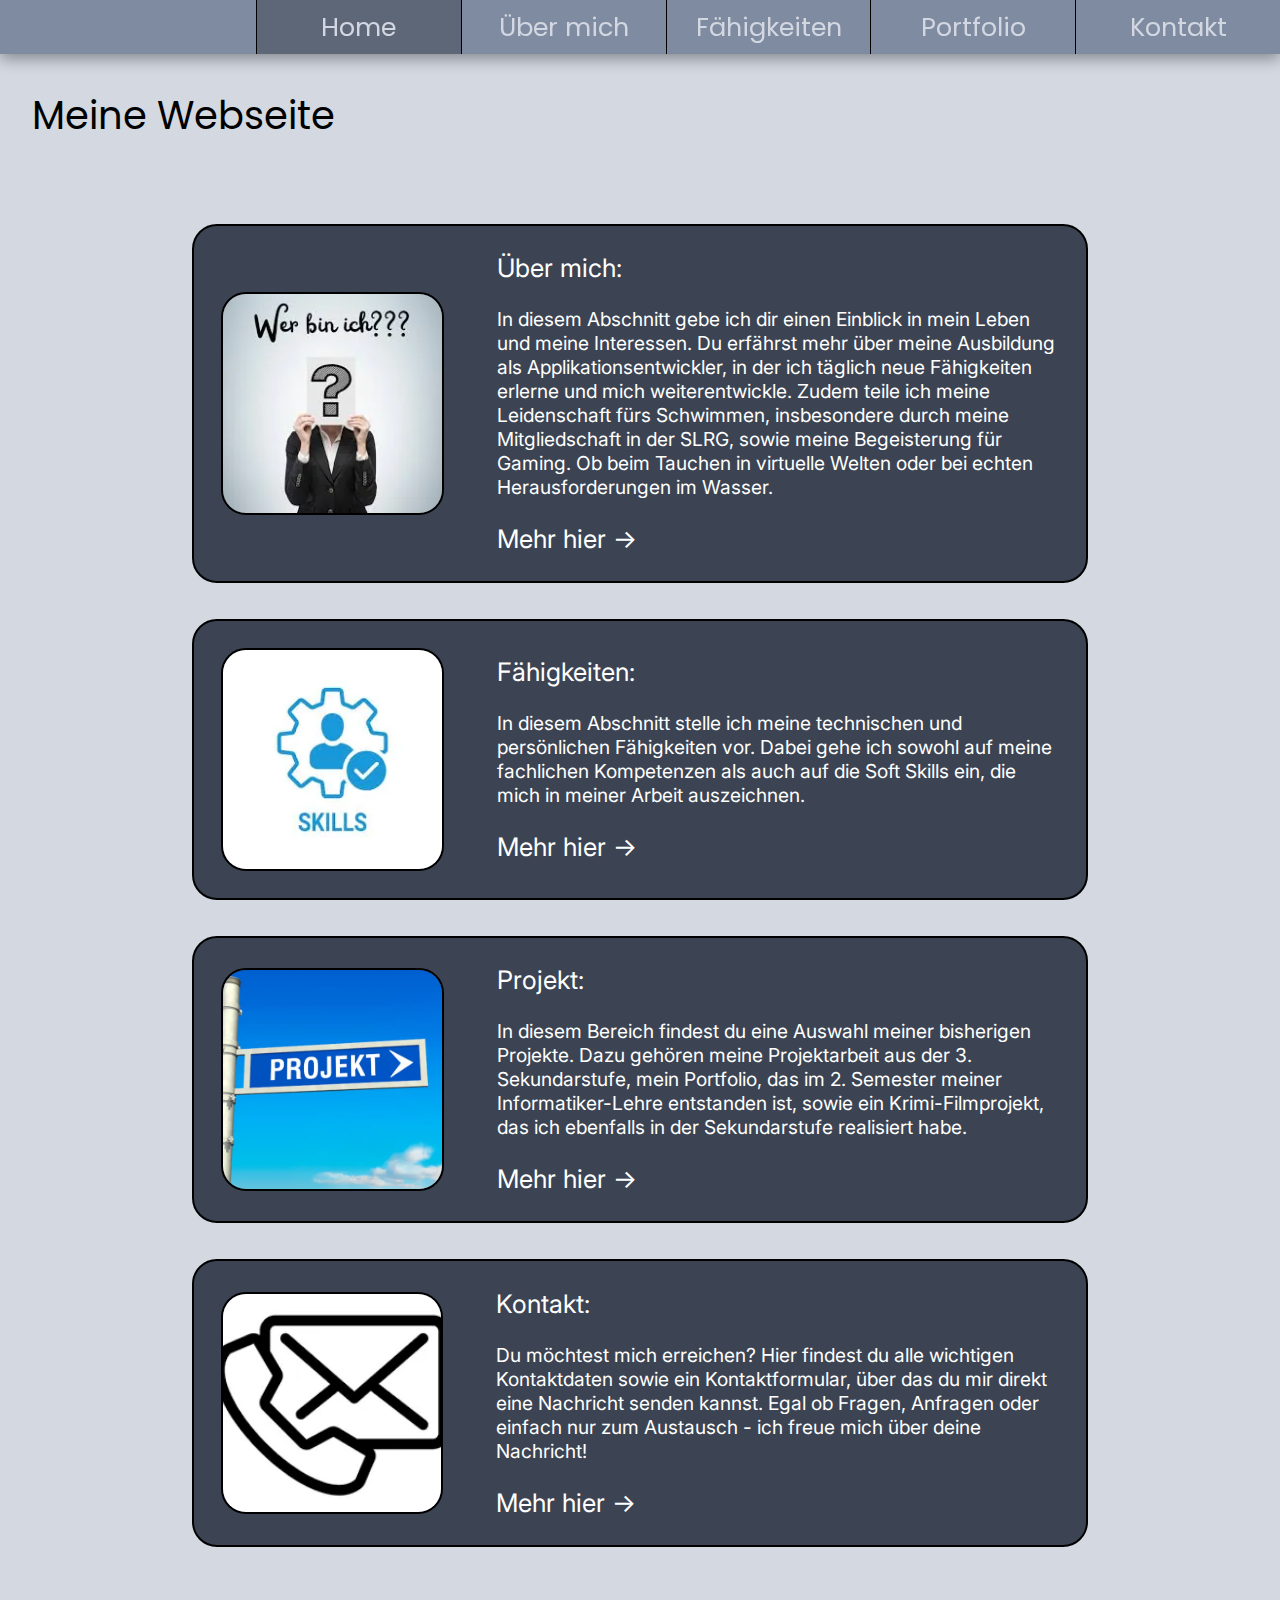
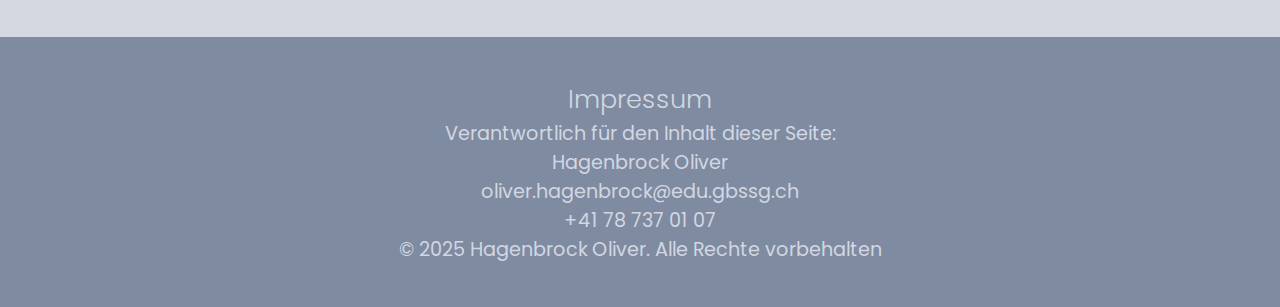
<file: index.html>
<!DOCTYPE html>
<html lang="en">

<head>
    <meta charset="UTF-8">
    <meta name="viewport" content="width=device-width, initial-scale=1.0">
    <link rel="stylesheet" href="style.css">
    <title>Home</title>
</head>

<body>
    <nav>
        <div class="nav-leftSpace">
            <a class="current-side" href="index.html">Home</a>
            <a href="html/ueberMich.html">Über mich</a>
            <a href="html/faehigkeiten.html">Fähigkeiten</a>
            <a href="html/portfolio.html">Portfolio</a>
            <a href="html/kontakt.html">Kontakt</a>
        </div>
    </nav>
    <main>
        <h1>Meine Webseite</h1>
        <article>
            <img src="imgAndVideo/index/WerBinIch.webp" alt="Wer bin ich?">
            <div class="article-text">
                <h2>Über mich:</h2>
                <br>
                <p>
                    In diesem Abschnitt gebe ich dir einen Einblick in mein Leben und meine Interessen. Du erfährst mehr
                    über meine Ausbildung als Applikationsentwickler, in der ich täglich neue Fähigkeiten erlerne und
                    mich
                    weiterentwickle. Zudem teile ich meine Leidenschaft fürs Schwimmen, insbesondere durch meine
                    Mitgliedschaft in der SLRG, sowie meine Begeisterung für Gaming. Ob beim Tauchen in virtuelle Welten
                    oder bei echten Herausforderungen im Wasser.
                </p>
                <br>
                <a href="html/ueberMich.html">Mehr hier →</a>
            </div>
        </article>
        <article>
            <img src="imgAndVideo/index/Skills.webp" alt="Skills">
            <div class="article-text">
                <h2>Fähigkeiten:</h2>
                <br>
                <p>
                    In diesem Abschnitt stelle ich meine technischen und persönlichen Fähigkeiten vor. Dabei gehe ich
                    sowohl
                    auf meine fachlichen Kompetenzen als auch auf die Soft Skills ein, die mich in meiner Arbeit
                    auszeichnen.
                </p>
                <br>
                <a href="html/faehigkeiten.html">Mehr hier →</a>
            </div>
        </article>
        <article>
            <img src="imgAndVideo/index/Projekt.webp" alt="Projekt">
            <div class="article-text">
                <h2>Projekt:</h2>
                <br>
                <p>
                    In diesem Bereich findest du eine Auswahl meiner bisherigen Projekte. Dazu gehören meine
                    Projektarbeit
                    aus der 3. Sekundarstufe, mein Portfolio, das im 2. Semester meiner Informatiker-Lehre entstanden
                    ist,
                    sowie ein Krimi-Filmprojekt, das ich ebenfalls in der Sekundarstufe realisiert habe.
                </p>
                <br>
                <a href="html/portfolio.html">Mehr hier →</a>
            </div>
        </article>
        <article>
            <img src="imgAndVideo/index/KontaktPiktogramm.webp" alt="Piktogramm">
            <div class="article-text">
                <h2>Kontakt:</h2>
                <br>
                <p>
                    Du möchtest mich erreichen? Hier findest du alle wichtigen Kontaktdaten sowie ein Kontaktformular,
                    über
                    das du mir direkt eine Nachricht senden kannst. Egal ob Fragen, Anfragen oder einfach nur zum
                    Austausch
                    - ich freue mich über deine Nachricht!
                </p>
                <br>
                <a href="html/kontakt.html">Mehr hier →</a>
            </div>
        </article>
    </main>
    <footer>
        <h2>Impressum</h2>
        <p>Verantwortlich für den Inhalt dieser Seite:</p>
        <p>Hagenbrock Oliver</p>
        <p>oliver.hagenbrock@edu.gbssg.ch</p>
        <p>+41 78 737 01 07</p>
        <p>© 2025 Hagenbrock Oliver. Alle Rechte vorbehalten</p>
    </footer>
</body>

</html>
</file>
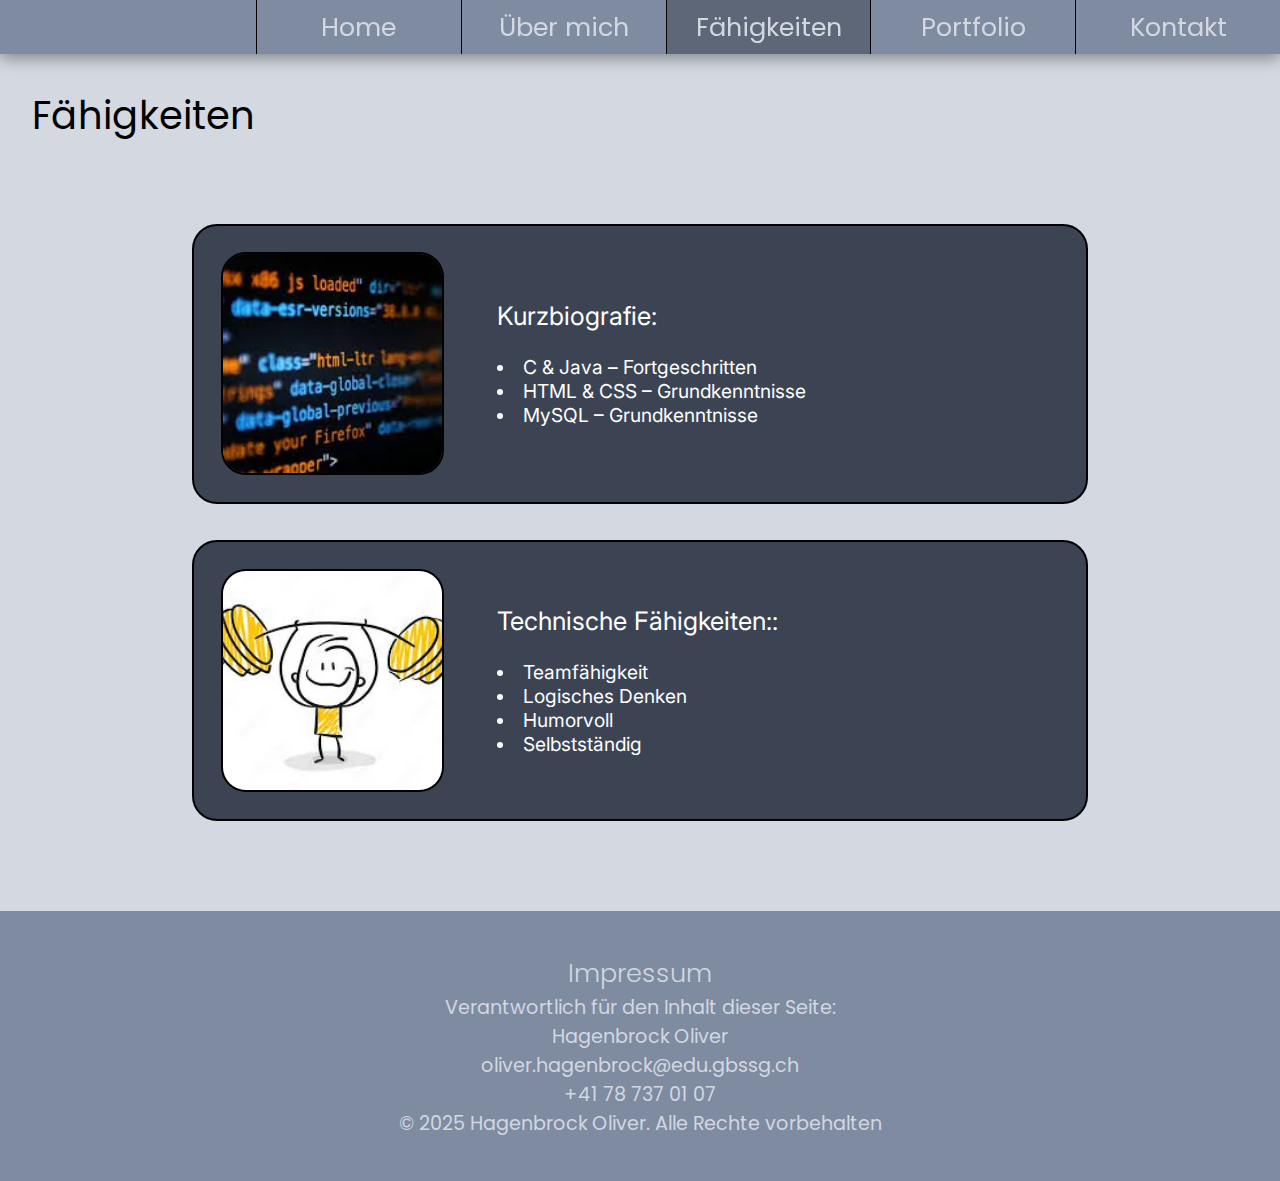
<file: html/faehigkeiten.html>
<!DOCTYPE html>
<html lang="en">

<head>
    <meta charset="UTF-8">
    <meta name="viewport" content="width=device-width, initial-scale=1.0">
    <link rel="stylesheet" href="../style.css">
    <title>Fähigkeiten</title>
</head>

<body>
    <nav>
        <div class="nav-leftSpace">
            <a href="../index.html">Home</a>
            <a href="ueberMich.html">Über mich</a>
            <a class="current-side" href="faehigkeiten.html">Fähigkeiten</a>
            <a href="portfolio.html">Portfolio</a>
            <a href="kontakt.html">Kontakt</a>
        </div>
    </nav>
    <main>
        <h1>Fähigkeiten</h1>
        <article>
            <img src="../imgAndVideo/faehigkeiten/TechnischeFaehigkeiten.webp" alt="Technische Fähigkeiten">
            <div class="article-text">
                <h2>Kurzbiografie:</h2>
                <br>
                <ul>
                    <li>C & Java – Fortgeschritten</li>
                    <li>HTML & CSS – Grundkenntnisse</li>
                    <li>MySQL – Grundkenntnisse</li>
                </ul>
            </div>
        </article>
        <article>
            <img src="../imgAndVideo/faehigkeiten/PersoenlicheStaerken.webp" alt="Persönliche Stärken">
            <div class="article-text">
                <h2>Technische Fähigkeiten::</h2>
                <br>
                <ul>
                    <li>Teamfähigkeit</li>
                    <li>Logisches Denken</li>
                    <li>Humorvoll</li>
                    <li>Selbstständig</li>
                </ul>
            </div>
        </article>
    </main>
    <footer>
        <h2>Impressum</h2>
        <p>Verantwortlich für den Inhalt dieser Seite:</p>
        <p>Hagenbrock Oliver</p>
        <p>oliver.hagenbrock@edu.gbssg.ch</p>
        <p>+41 78 737 01 07</p>
        <p>© 2025 Hagenbrock Oliver. Alle Rechte vorbehalten</p>
    </footer>
</body>

</html>
</file>
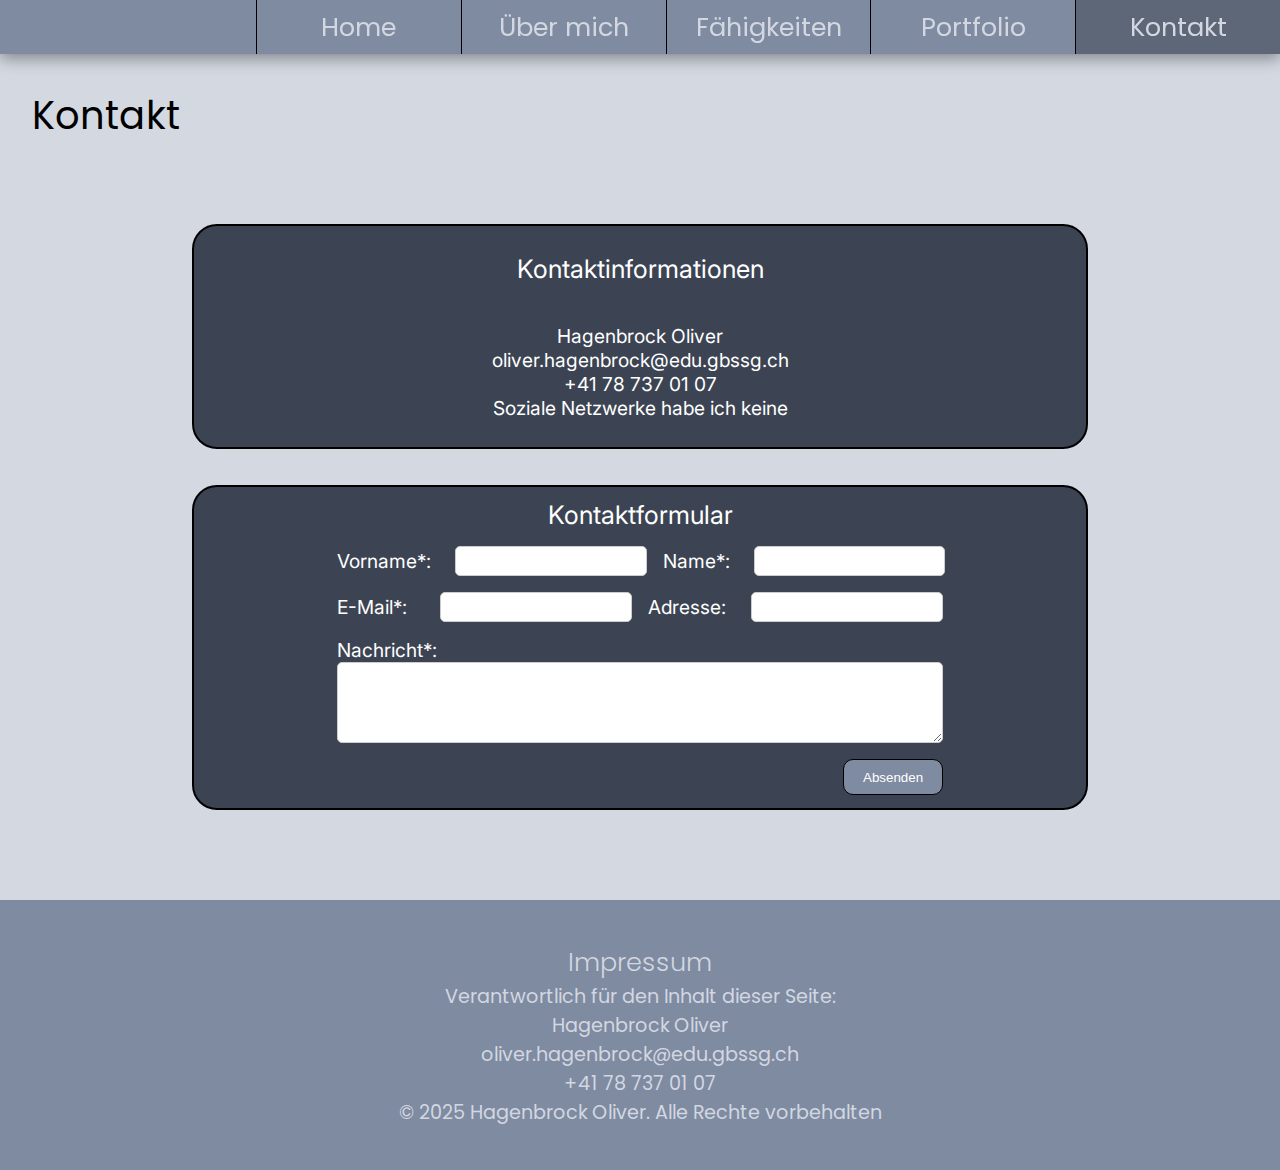
<file: html/kontakt.html>
<!DOCTYPE html>
<html lang="en">

<head>
    <meta charset="UTF-8">
    <meta name="viewport" content="width=device-width, initial-scale=1.0">
    <link rel="stylesheet" href="../style.css">
    <title>Kontakt</title>
</head>

<body>
    <nav>
        <div class="nav-leftSpace">
            <a href="../index.html">Home</a>
            <a href="ueberMich.html">Über mich</a>
            <a href="faehigkeiten.html">Fähigkeiten</a>
            <a href="portfolio.html">Portfolio</a>
            <a class="current-side" href="kontakt.html">Kontakt</a>
        </div>
    </nav>
    <main>
        <h1>Kontakt</h1>
        <article class="kontakt-container">
            <h2>Kontaktinformationen</h2>
            <br>
            <p>Hagenbrock Oliver</p>
            <p>oliver.hagenbrock@edu.gbssg.ch</p>
            <p>+41 78 737 01 07</p>
            <p>Soziale Netzwerke habe ich keine</p>
            </div>
        </article>
        <article class="kontakt-container">
            <h2>Kontaktformular</h2>
            <form>
                <div class="row">
                    <label for="vorname">Vorname*:</label>
                    <input type="text" id="vorname" name="vorname" required>

                    <label for="nachname">Name*:</label>
                    <input type="text" id="nachname" name="nachname" required>
                </div>

                <div class="row">
                    <label for="email">E-Mail*:</label>
                    <input type="email" id="email" name="email" required>

                    <label for="adresse">Adresse:</label>
                    <input type="text" id="adresse" name="adresse">
                </div>

                <div class="column">
                    <label for="nachricht">Nachricht*:</label>
                    <textarea id="nachricht" name="nachricht" rows="4" required></textarea>
                </div>

                <button type="submit">Absenden</button>
            </form>
        </article>
    </main>
    <footer>
        <h2>Impressum</h2>
        <p>Verantwortlich für den Inhalt dieser Seite:</p>
        <p>Hagenbrock Oliver</p>
        <p>oliver.hagenbrock@edu.gbssg.ch</p>
        <p>+41 78 737 01 07</p>
        <p>© 2025 Hagenbrock Oliver. Alle Rechte vorbehalten</p>
    </footer>
</body>

</html>
</file>
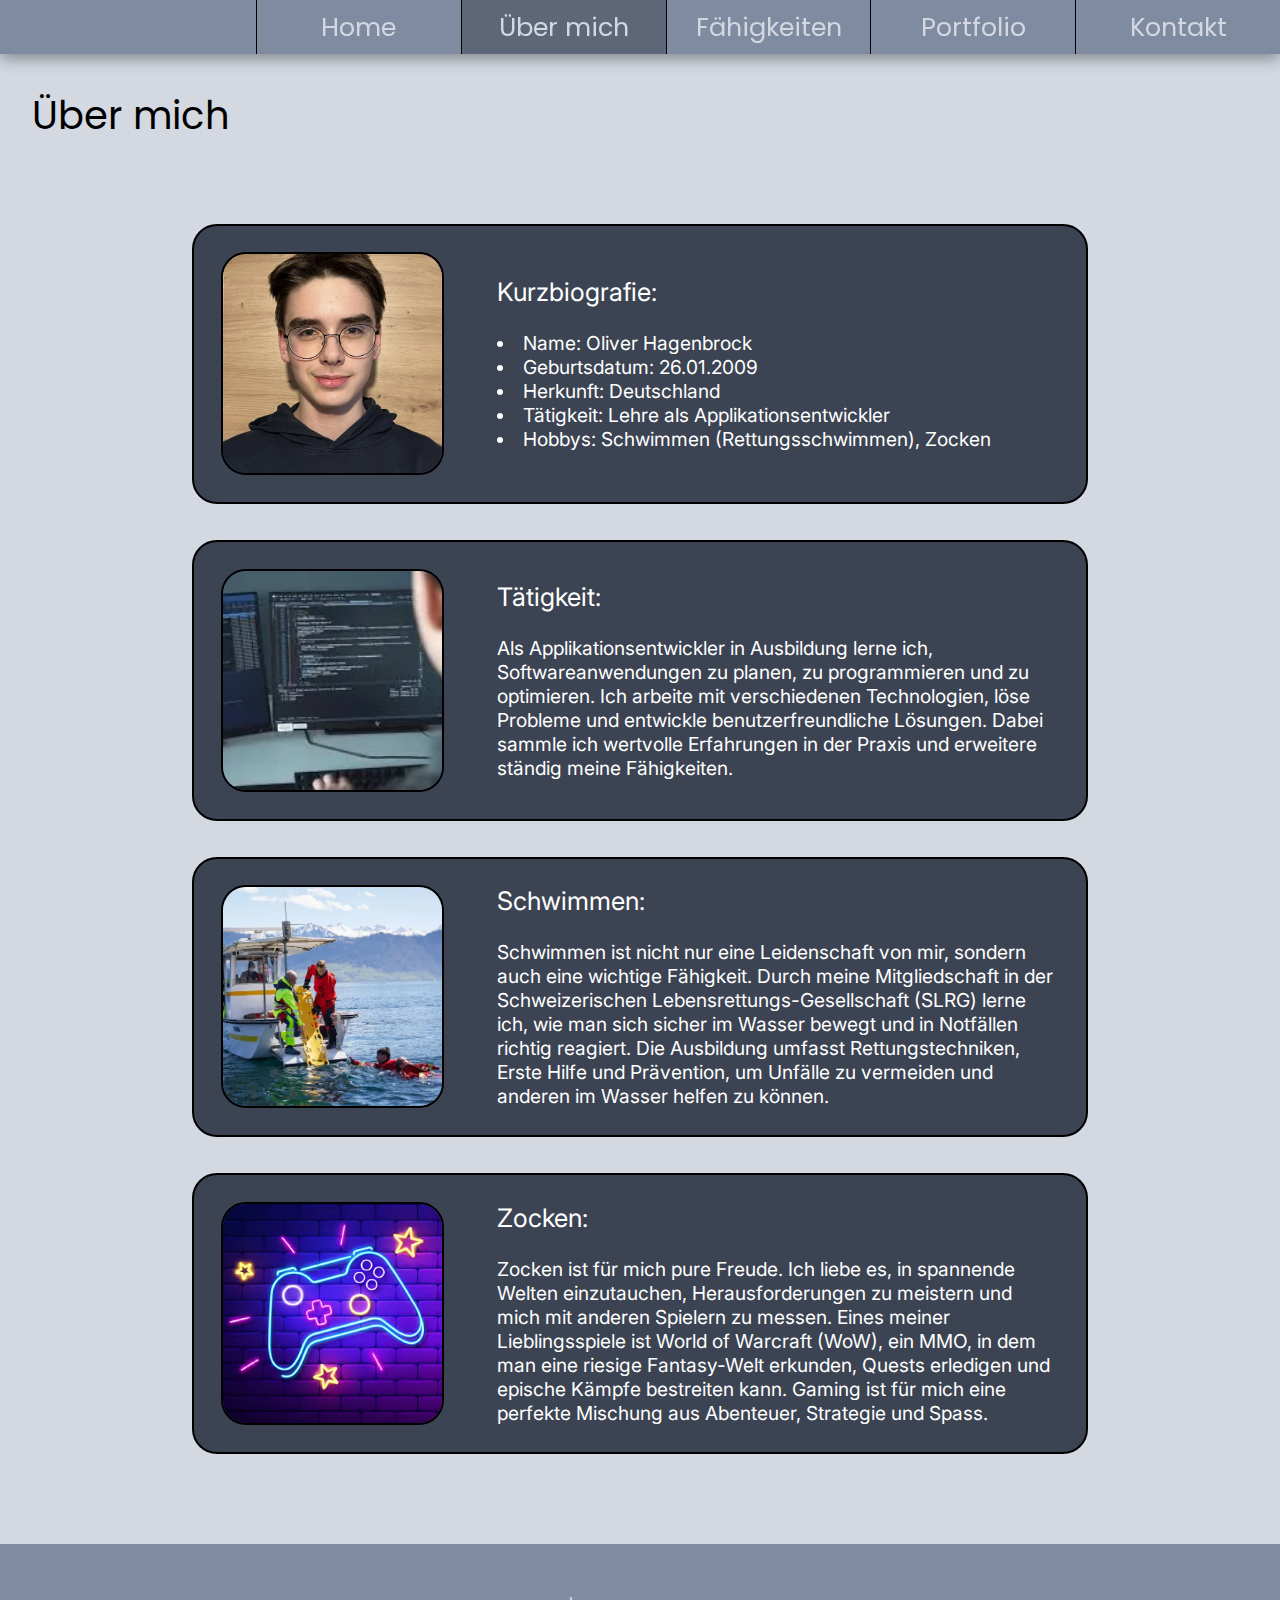
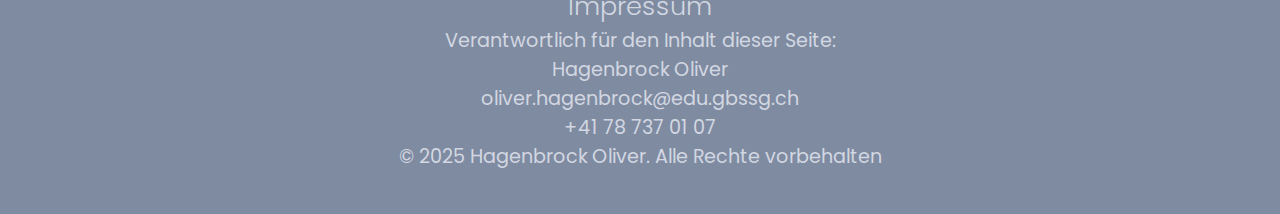
<file: html/ueberMich.html>
<!DOCTYPE html>
<html lang="en">

<head>
    <meta charset="UTF-8">
    <meta name="viewport" content="width=device-width, initial-scale=1.0">
    <link rel="stylesheet" href="../style.css">
    <title>Über mich</title>
</head>

<body>
    <nav>
        <div class="nav-leftSpace">
            <a href="../index.html">Home</a>
            <a class="current-side" href="ueberMich.html">Über mich</a>
            <a href="faehigkeiten.html">Fähigkeiten</a>
            <a href="portfolio.html">Portfolio</a>
            <a href="kontakt.html">Kontakt</a>
        </div>
    </nav>
    <main>
        <h1>Über mich</h1>
        <article>
            <img src="../imgAndVideo/ueberMich/Oliver.webp" alt="Ich selbst (Oliver)">
            <div class="article-text">
                <h2>Kurzbiografie:</h2>
                <br>
                <ul>
                    <li>Name: Oliver Hagenbrock</li>
                    <li>Geburtsdatum: 26.01.2009</li>
                    <li>Herkunft: Deutschland</li>
                    <li>Tätigkeit: Lehre als Applikationsentwickler</li>
                    <li>Hobbys: Schwimmen (Rettungsschwimmen), Zocken</li>
                </ul>
            </div>
        </article>
        <article>
            <img src="../imgAndVideo/ueberMich/Beruf.webp" alt="?">
            <div class="article-text">
                <h2>Tätigkeit:</h2>
                <br>
                <p>
                    Als Applikationsentwickler in Ausbildung lerne ich, Softwareanwendungen zu planen, zu programmieren
                    und zu optimieren. Ich arbeite mit verschiedenen Technologien, löse Probleme und entwickle
                    benutzerfreundliche Lösungen. Dabei sammle ich wertvolle Erfahrungen in der Praxis und erweitere
                    ständig meine Fähigkeiten.
                </p>
            </div>
        </article>
        <article>
            <img src="../imgAndVideo/ueberMich/rettung-web.webp" alt="?">
            <div class="article-text">
                <h2>Schwimmen:</h2>
                <br>
                <p>
                    Schwimmen ist nicht nur eine Leidenschaft von mir, sondern auch eine wichtige Fähigkeit. Durch meine
                    Mitgliedschaft in der Schweizerischen Lebensrettungs-Gesellschaft (SLRG) lerne ich, wie man sich
                    sicher im Wasser bewegt und in Notfällen richtig reagiert. Die Ausbildung umfasst Rettungstechniken,
                    Erste Hilfe und Prävention, um Unfälle zu vermeiden und anderen im Wasser helfen zu können.
                </p>
            </div>
        </article>
        <article>
            <img src="../imgAndVideo/ueberMich/Gamen.webp" alt="?">
            <div class="article-text">
                <h2>Zocken:</h2>
                <br>
                <p>
                    Zocken ist für mich pure Freude. Ich liebe es, in spannende Welten einzutauchen, Herausforderungen
                    zu meistern und mich mit anderen Spielern zu messen. Eines meiner Lieblingsspiele ist World of
                    Warcraft (WoW), ein MMO, in dem man eine riesige Fantasy-Welt erkunden, Quests erledigen und epische
                    Kämpfe bestreiten kann. Gaming ist für mich eine perfekte Mischung aus Abenteuer, Strategie und
                    Spass.
                </p>
            </div>
        </article>
    </main>
    <footer>
        <h2>Impressum</h2>
        <p>Verantwortlich für den Inhalt dieser Seite:</p>
        <p>Hagenbrock Oliver</p>
        <p>oliver.hagenbrock@edu.gbssg.ch</p>
        <p>+41 78 737 01 07</p>
        <p>© 2025 Hagenbrock Oliver. Alle Rechte vorbehalten</p>
    </footer>
</body>

</html>
</file>
<file: style.css>
@import url('https://fonts.googleapis.com/css2?family=Inter:ital,opsz,wght@0,14..32,100..900;1,14..32,100..900&family=Poppins:ital,wght@0,100;0,200;0,300;0,400;0,500;0,600;0,700;0,800;0,900;1,100;1,200;1,300;1,400;1,500;1,600;1,700;1,800;1,900&display=swap');

*,
*::before,
*::after {
  margin: 0;
  box-sizing: border-box;
}

:root {
  --font-baseH1: clamp(24px, 3vw, 60px);
  --font-baseH2: clamp(12px, 2vw, 42px);
  --font-baseP: clamp(10px, 1.5vw, 24px);

  --font-sans: 'Inter', sans-serif;
  --font-accent: 'Poppins', sans-serif;

  --border-radius-default: 25px;
  --border-default: 2px solid black;
}

html,
body {
  min-height: 100vh;
  margin: 0;
  display: flex;
  flex-direction: column;
  overflow-x: hidden;
  overflow-y: auto;
  font-family: var(--font-sans);
}

nav {
  background-color: #7F8BA1;
  display: flex;
  justify-content: right;
  position: fixed;
  width: 100%;
  min-height: 24px;
  height: 6vh;
  z-index: 1;
  box-shadow: 0 4px 15px rgba(0, 0, 0, 0.4);
}

.nav-leftSpace {
  display: flex;
  justify-content: right;
  width: 80%;
  height: 100%;
}

nav a {
  font-family: var(--font-accent);
  color: #D2D7E1;
  font-size: var(--font-baseH2);
  border-left: 1px solid black;
  text-decoration: none;
  flex: 1;
  display: flex;
  align-items: center;
  justify-content: center;
  transition: background-color 0.3s ease;
}

nav a.current-side,
nav a:hover {
  background-color: #5D6778;
}

main {
  background-color: #D3D8E1;
  min-height: 75vh;
  display: flex;
  flex-direction: column;
  align-items: center;
  width: 100%;
}

main>article:last-child {
  margin-bottom: 10vh;
}

h1 {
  font-size: var(--font-baseH1);
  font-family: var(--font-accent);
  font-weight: 400;
  width: 100%;
  min-height: 20vh;
  display: flex;
  align-items: center;
  margin: 2% 0 0 5%;
}

article,
.article-with-video {
  font-family: var(--font-sans);
  color: #FFFFFF;
  background-color: #3C4453;
  border-radius: var(--border-default);
  border-radius: var(--border-radius-default);
  border: 2px solid black;
  display: flex;
  align-items: center;
  width: 70%;
  min-height: 25vh;
  margin: 2vh;
}

img {
  display: block;
  border-radius: var(--border-radius-default);
  border: var(--border-default);
  aspect-ratio: 1 / 1;
  width: 25%;
  margin: 3%;
  object-fit: cover;
}

.article-text {
  font-size: var(--font-baseP);
  display: flex;
  flex-direction: column;
  width: 69%;
  margin: 3%;
}

.article-video video {
  width: 100%;
  border-radius: var(--border-radius-default);
  border: var(--border-default);
}

h2 {
  font-size: var(--font-baseH2);
  font-weight: 400;
  display: flex;
}

.article-text a {
  font-size: var(--font-baseH2);
  font-family: var(--font-sans);
  color: #FFFFFF;
  margin-bottom: auto;
  text-decoration: none;
}

ul {
  list-style-position: inside;
  padding-left: 0;
  margin-left: 0;
}

.kontakt-container {
  font-size: var(--font-baseP);
  font-family: var(--font-sans);
  color: #FFFFFF;
  display: flex;
  flex-direction: column;
  align-items: center;
  justify-content: center;
  padding: 1%;
}

.kontakt-container h2 {
  font-size: var(--font-baseH2);
  text-align: center;
  margin-bottom: 1rem;
}

form {
  display: flex;
  flex-direction: column;
  gap: 1rem;
  width: 70%;
}

.row {
  display: flex;
  justify-content: space-between;
  gap: 1rem;
}

.row label,
.row input {
  flex: 1;
}

.row label {
  margin-right: 0.5rem;
  align-self: center;
}

.row input,
textarea {
  padding: 0.4rem;
  border-radius: 5px;
  border: 1px solid #ccc;
}

textarea {
  padding: 0.6rem;
  resize: vertical;
}

.column {
  display: flex;
  flex-direction: column;
}

button {
  align-self: flex-end;
  padding: 0.6rem 1.2rem;
  background-color: #7F8BA1;
  color: white;
  border: 1px solid black;
  border-radius: 10px;
  cursor: pointer;
  transition: background-color 0.3s;
}

button:hover {
  background-color: #5D6778;
}

footer {
  background-color: #7F8BA1;
  height: 30vh;
  display: flex;
  flex-direction: column;
  justify-content: center;
  align-items: center;
}

footer h2 {
  font-size: var(--font-baseH2);
  font-family: var(--font-accent);
  color: #D2D7E1;
  font-weight: 300;
}

footer p {
  font-size: var(--font-baseP);
  font-family: var(--font-accent);
  color: #D2D7E1;
}

@media (max-width: 1225px) {
  .row {
    flex-direction: column;
    gap: 0.5rem;
  }

  .row label,
  .row input {
    width: 100%;
  }

  button {
    align-self: center;
  }
}

@media (max-width: 600px) {
  .nav-leftSpace {
    width: 100%;
  }

  nav a:first-of-type {
    border-left: none;
  }

  article {
    flex-direction: column;
    align-items: center;
  }

  img {
    width: 90%;
    margin: 1rem 0;
  }

  .article-text {
    width: 90%;
    margin: 0 0 1rem 0;
    align-items: center;
    text-align: center;
  }
}
</file>
